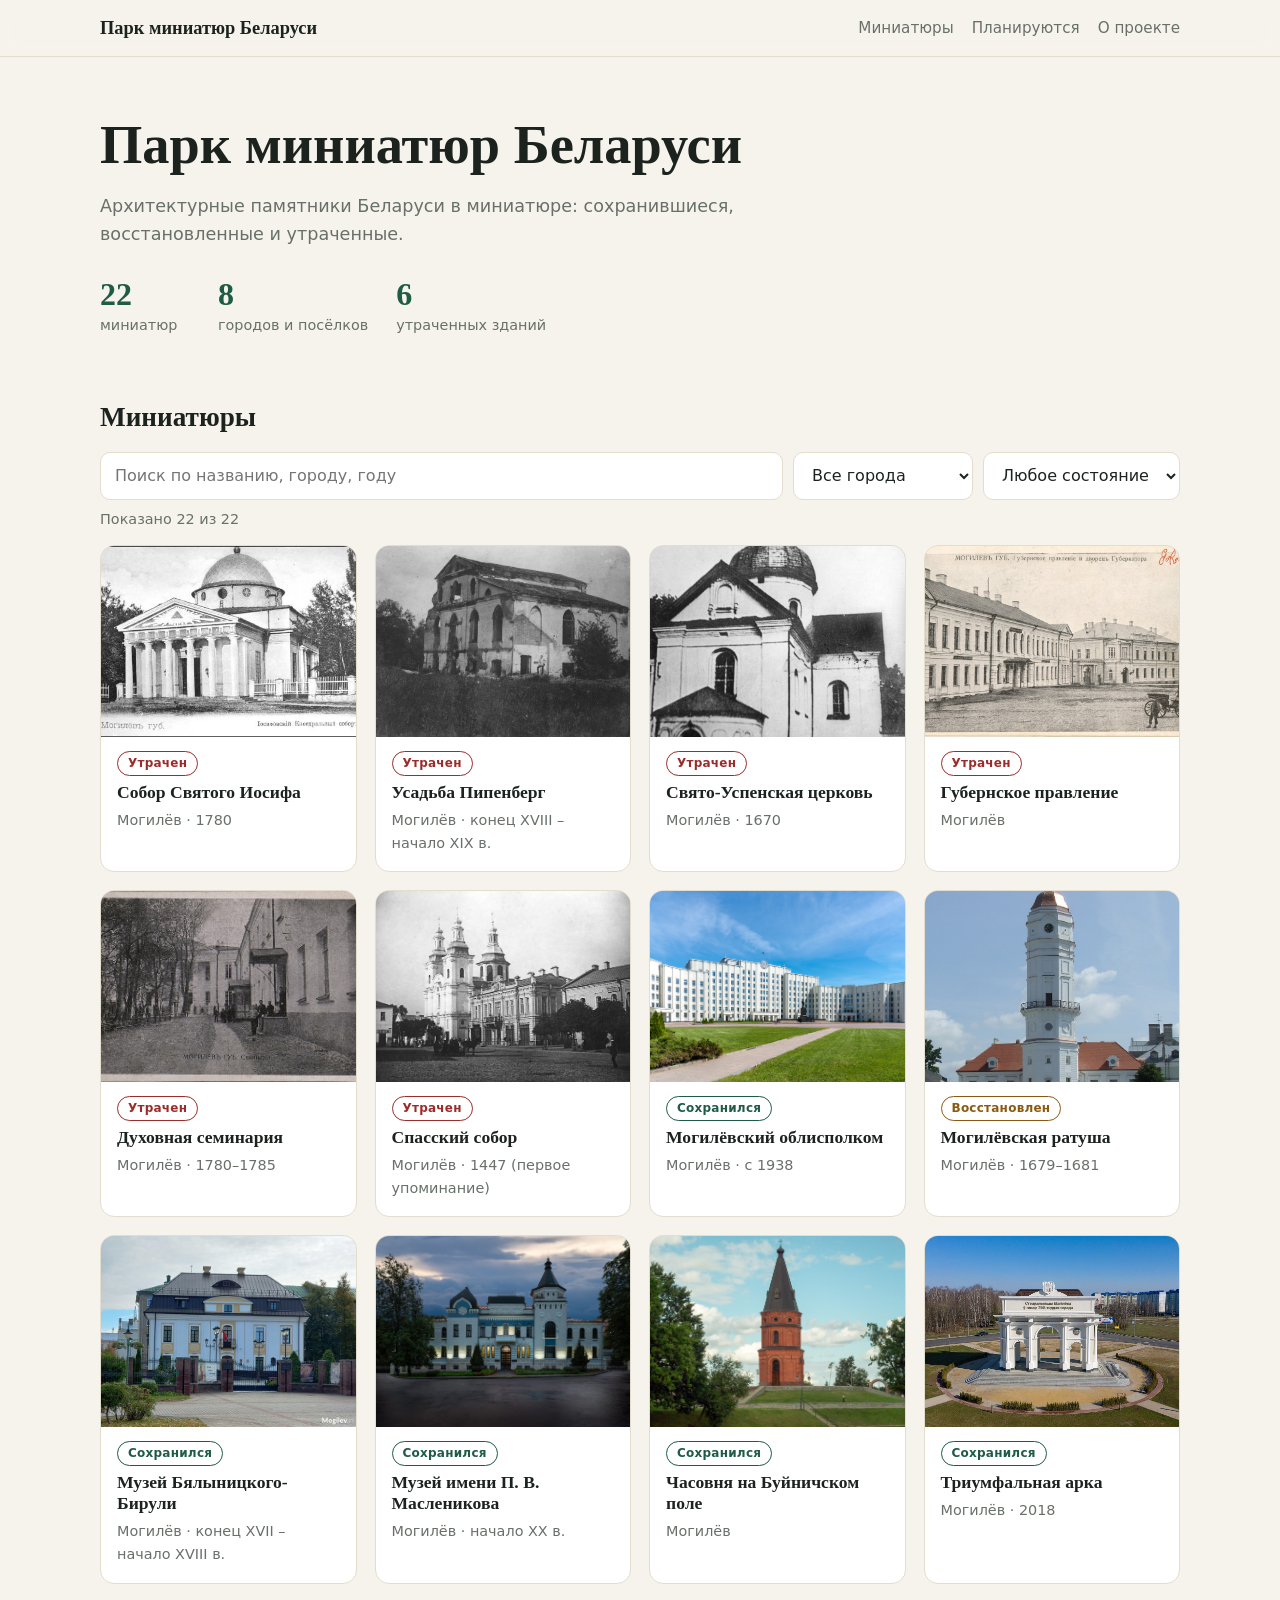
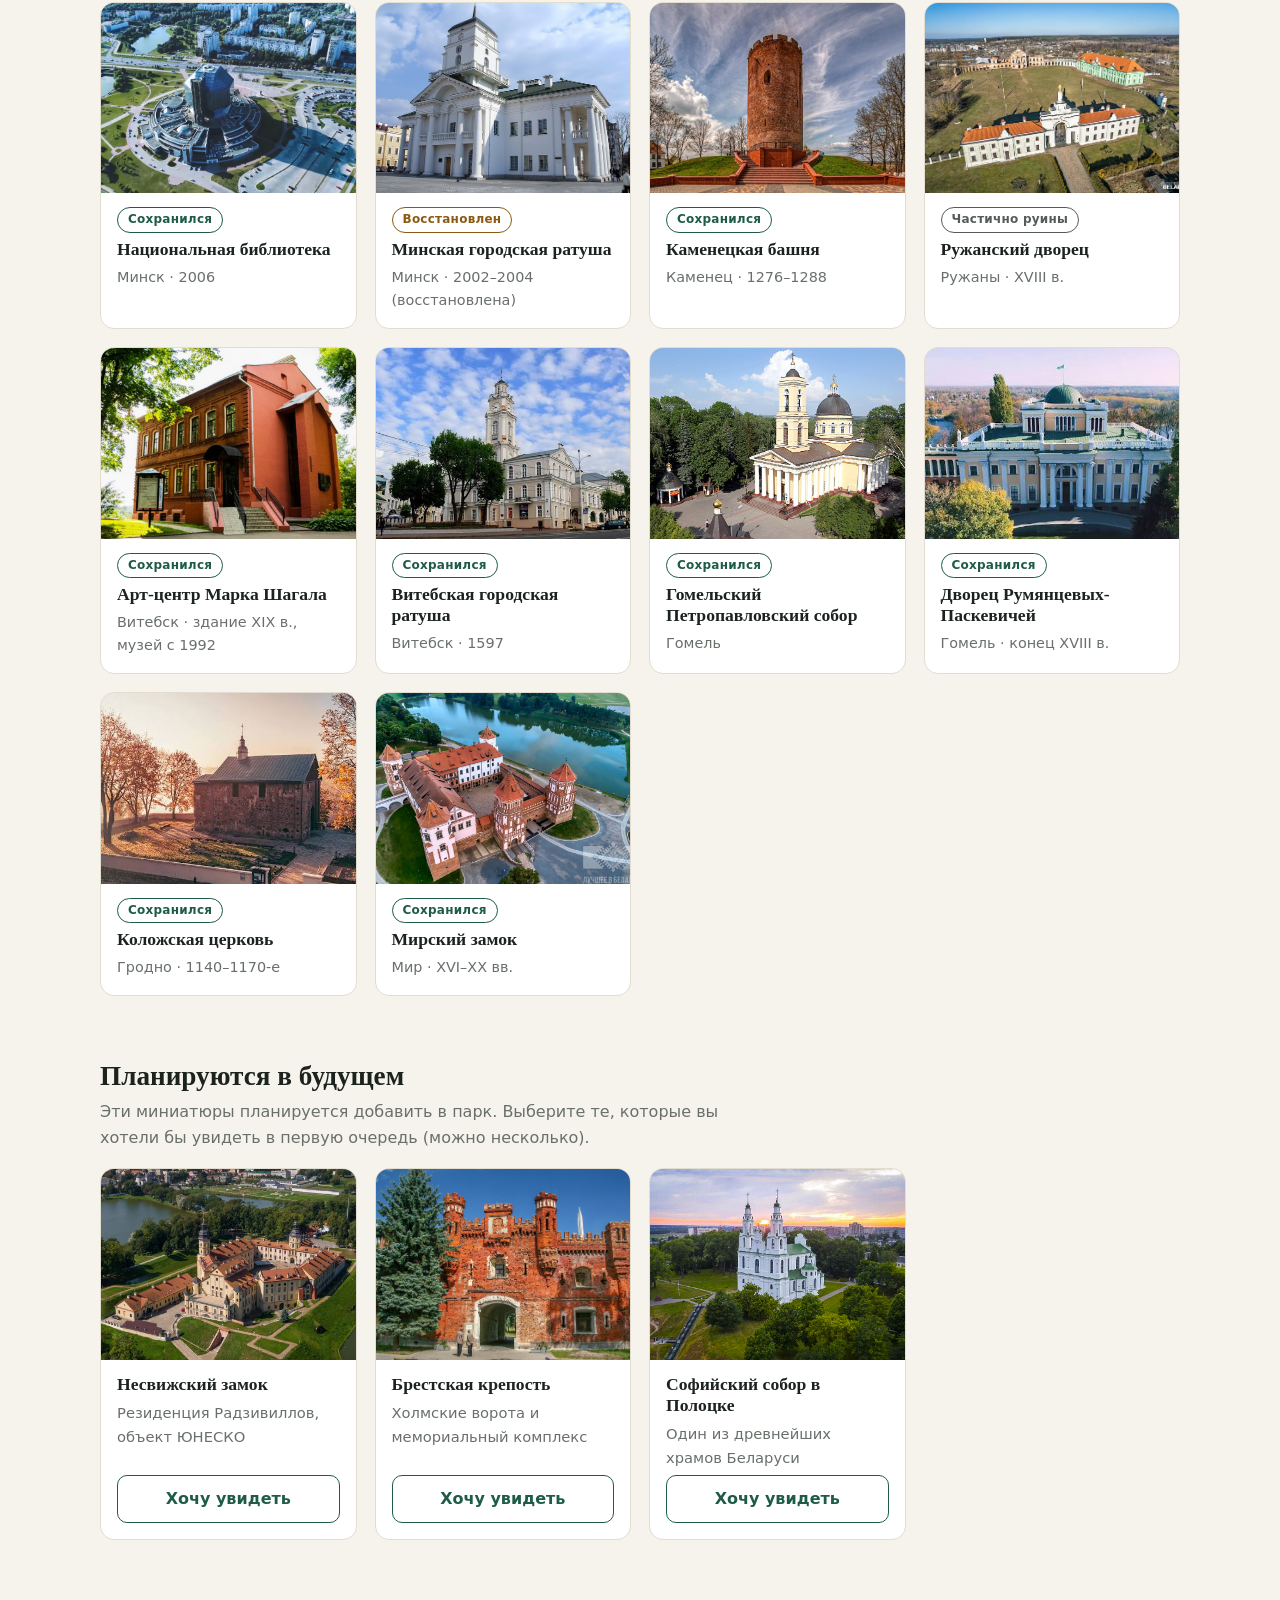
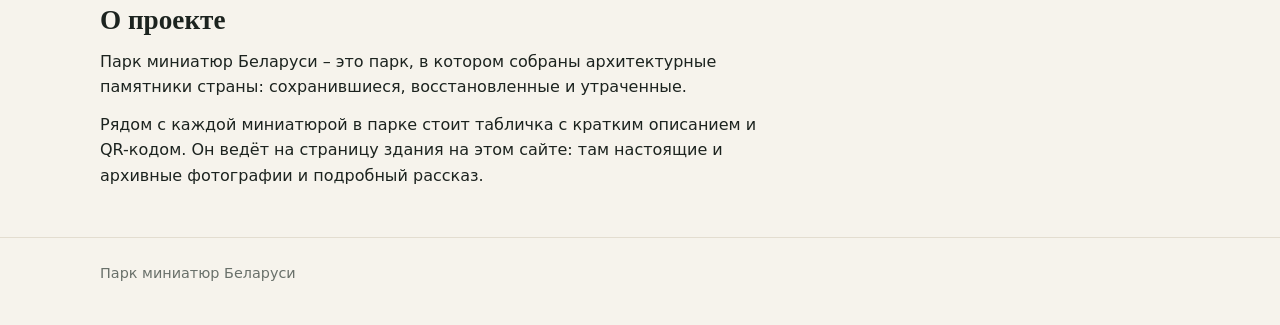
<file: index.html>
<!doctype html>
<html lang="ru">
<head>
<meta charset="utf-8">
<meta name="viewport" content="width=device-width, initial-scale=1">
<title>Парк миниатюр Беларуси</title>
<meta name="description" content="Парк миниатюр Беларуси: архитектурные памятники страны, поиск по названию и планируемые миниатюры.">
<link rel="stylesheet" href="style.css">
</head>
<body>

<header class="top">
  <div class="wrap">
    <a class="brand" href="index.html">Парк миниатюр Беларуси</a>
    <nav>
      <a href="#miniatures">Миниатюры</a>
      <a href="#planned">Планируются</a>
      <a href="#about">О проекте</a>
    </nav>
  </div>
</header>

<main>
  <section class="hero">
    <div class="wrap">
      <h1>Парк миниатюр Беларуси</h1>
      <p>Архитектурные памятники Беларуси в миниатюре: сохранившиеся, восстановленные и утраченные.</p>
      <div class="stats" id="stats"></div>
    </div>
  </section>

  <section class="block" id="miniatures">
    <div class="wrap">
      <h2>Миниатюры</h2>
      <div class="tools">
        <input id="q" type="search" placeholder="Поиск по названию, городу, году" aria-label="Поиск по названию" autocomplete="off">
        <select id="city" aria-label="Город"></select>
        <select id="status" aria-label="Состояние"></select>
      </div>
      <p class="count" id="count" aria-live="polite"></p>
      <div class="grid" id="grid"></div>
      <p class="empty" id="empty" hidden>Ничего не найдено. Попробуйте другое название.</p>
    </div>
  </section>

  <section class="block planned" id="planned">
    <div class="wrap">
      <h2>Планируются в будущем</h2>
      <p class="lead">Эти миниатюры планируется добавить в парк. Выберите те, которые вы хотели бы увидеть в первую очередь (можно несколько).</p>
      <div class="grid" id="plannedGrid"></div>
      <p id="formWrap" hidden style="margin-top:18px"><a class="btn primary" id="formLink" target="_blank" rel="noopener">Проголосовать</a></p>
      <p class="note" id="voteNote" hidden></p>
    </div>
  </section>

  <section class="block about" id="about">
    <div class="wrap">
      <h2>О проекте</h2>
      <div id="aboutText" style="margin-top:12px"></div>
    </div>
  </section>
</main>

<footer>
  <div class="wrap">Парк миниатюр Беларуси</div>
</footer>

<script src="data.js"></script>
<script src="app.js"></script>
<script>
(function () {
  // ----- Статистика -----
  var cities = {};
  BUILDINGS.forEach(function (b) { cities[b.city] = 1; });
  var lost = BUILDINGS.filter(function (b) { return b.status === "lost"; }).length;
  $("#stats").innerHTML =
    "<div><b>" + BUILDINGS.length + "</b><span>миниатюр</span></div>" +
    "<div><b>" + Object.keys(cities).length + "</b><span>городов и посёлков</span></div>" +
    "<div><b>" + lost + "</b><span>утраченных зданий</span></div>";

  // ----- Фильтры -----
  var citySel = $("#city"), statusSel = $("#status");
  citySel.innerHTML = '<option value="">Все города</option>' +
    Object.keys(cities).map(function (c) { return '<option>' + esc(c) + "</option>"; }).join("");
  statusSel.innerHTML = '<option value="">Любое состояние</option>' +
    Object.keys(STATUS_LABEL).map(function (k) {
      return '<option value="' + k + '">' + esc(STATUS_LABEL[k]) + "</option>";
    }).join("");

  function render() {
    var tokens = norm($("#q").value).split(/\s+/).filter(Boolean);
    var list = BUILDINGS.filter(function (b) {
      if (citySel.value && b.city !== citySel.value) return false;
      if (statusSel.value && b.status !== statusSel.value) return false;
      var hay = norm([b.name, b.city, b.year, b.style, b.desc].join(" "));
      return tokens.every(function (t) { return hay.indexOf(t) !== -1; });
    });
    $("#grid").innerHTML = list.map(function (b) {
      return '<a class="card" href="' + buildingUrl(b) + '">' + coverHTML(b) +
        '<div class="body">' + badgeHTML(b) + "<h3>" + esc(b.name) + "</h3>" +
        '<p class="meta">' + esc(metaLine(b)) + "</p></div></a>";
    }).join("");
    $("#empty").hidden = list.length > 0;
    $("#count").textContent = "Показано " + list.length + " из " + BUILDINGS.length;
  }
  $("#q").addEventListener("input", render);
  citySel.addEventListener("change", render);
  statusSel.addEventListener("change", render);
  render();

  // ----- Планируемые миниатюры и голосование -----
  var KEY = "bim_votes_v1";
  function load() {
    try { return JSON.parse(localStorage.getItem(KEY) || "[]"); } catch (e) { return []; }
  }
  function save(a) { try { localStorage.setItem(KEY, JSON.stringify(a)); } catch (e) {} }
  var mine = load();
  var useForm = typeof VOTE_FORM_URL === "string" && VOTE_FORM_URL.trim() !== "";

  function renderPlanned() {
    $("#plannedGrid").innerHTML = PLANNED.map(function (p) {
      var cover = '<div class="cover"><span class="ph" aria-hidden="true">' + esc(p.name.charAt(0)) + "</span>" +
        (p.cover ? '<img loading="lazy" src="' + esc(p.cover) + '" alt="' + esc(p.name) + '" onerror="this.remove()">' : "") + "</div>";
      var btn = useForm ? "" :
        '<button class="vote-btn" type="button" data-id="' + esc(p.id) + '" aria-pressed="' +
        (mine.indexOf(p.id) !== -1) + '">' + (mine.indexOf(p.id) !== -1 ? "Выбрано" : "Хочу увидеть") + "</button>";
      return '<div class="card">' + cover + '<div class="body"><h3>' + esc(p.name) + "</h3><p>" +
        esc(p.note || "") + "</p>" + btn + "</div></div>";
    }).join("");
  }
  renderPlanned();

  if (useForm) {
    $("#formWrap").hidden = false;
    $("#formLink").href = VOTE_FORM_URL;
  } else {
    $("#voteNote").hidden = true;
    $("#voteNote").textContent = "Ваш выбор сохраняется только в этом браузере. Общий подсчёт голосов подключается через форму (см. README).";
  }

  $("#plannedGrid").addEventListener("click", function (e) {
    var b = e.target.closest(".vote-btn");
    if (!b) return;
    var id = b.getAttribute("data-id"), i = mine.indexOf(id);
    if (i === -1) mine.push(id); else mine.splice(i, 1);
    save(mine);
    renderPlanned();
  });

  // ----- О проекте -----
  $("#aboutText").innerHTML = ABOUT.map(function (t) { return "<p>" + esc(t) + "</p>"; }).join("");
})();
</script>
</body>
</html>
</file>
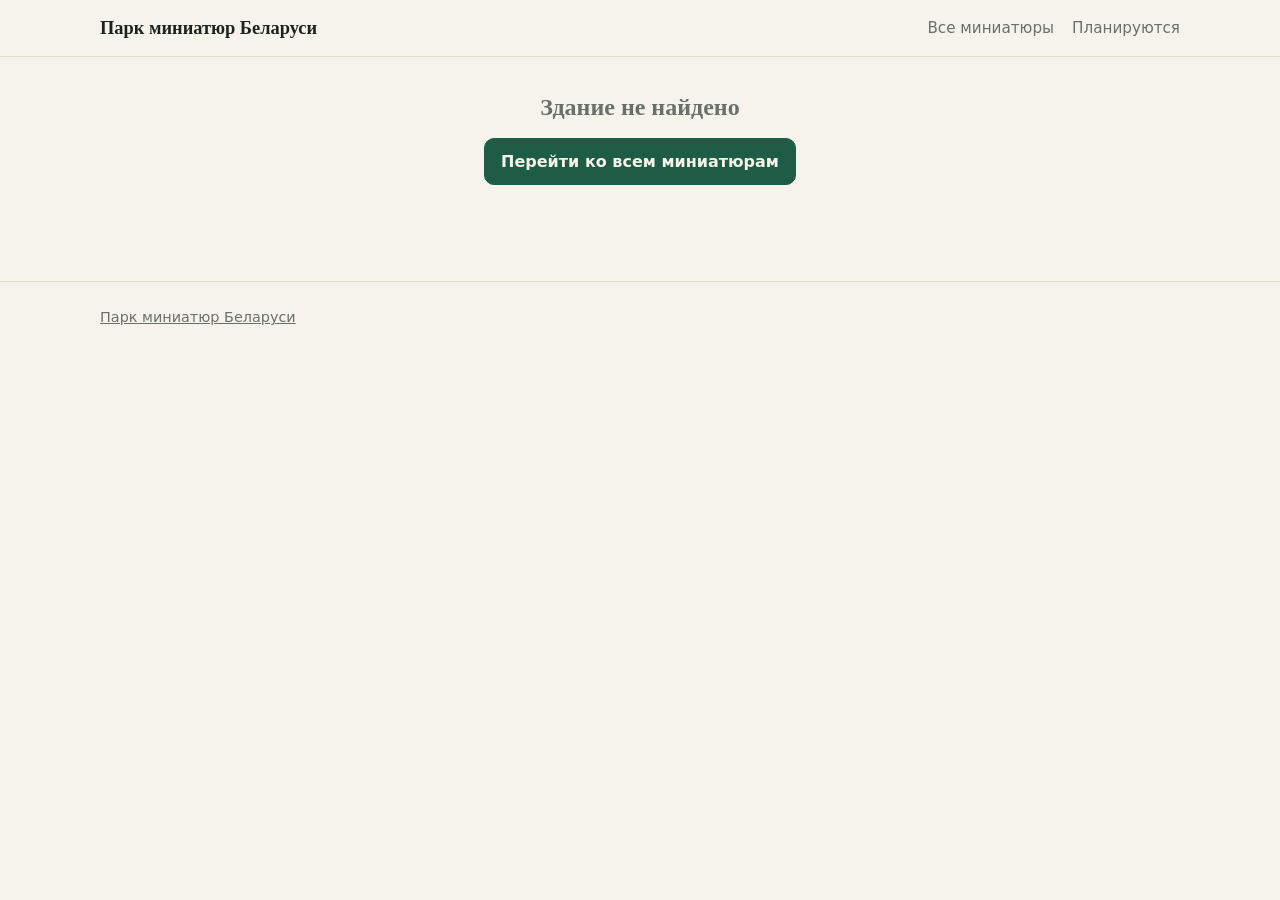
<file: building.html>
<!doctype html>
<html lang="ru">
<head>
<meta charset="utf-8">
<meta name="viewport" content="width=device-width, initial-scale=1">
<title>Парк миниатюр Беларуси</title>
<meta name="description" content="Страница здания парка миниатюр Беларуси.">
<link rel="stylesheet" href="style.css">
</head>
<body>

<header class="top">
  <div class="wrap">
    <a class="brand" href="index.html">Парк миниатюр Беларуси</a>
    <nav>
      <a href="index.html#miniatures">Все миниатюры</a>
      <a href="index.html#planned">Планируются</a>
    </nav>
  </div>
</header>

<main class="wrap" id="app"></main>

<footer>
  <div class="wrap"><a href="index.html">Парк миниатюр Беларуси</a></div>
</footer>

<div class="lb" id="lb" role="dialog" aria-label="Фотография"><img alt=""></div>
<div class="m3d" id="m3d" role="dialog" aria-label="3D-модель"></div>

<script src="data.js"></script>
<script src="app.js"></script>
<script>
(function () {
  var id = new URLSearchParams(location.search).get("id");
  var idx = -1;
  BUILDINGS.forEach(function (b, i) { if (b.id === id) idx = i; });
  var app = $("#app");

  if (idx === -1) {
    app.innerHTML = '<div class="empty"><h2>Здание не найдено</h2><p><a class="btn primary" href="index.html#miniatures">Перейти ко всем миниатюрам</a></p></div>';
    return;
  }

  var b = BUILDINGS[idx];
  document.title = b.name + " – Парк миниатюр Беларуси";
  var md = document.querySelector('meta[name="description"]');
  if (md) md.setAttribute("content", b.short);

  function fact(label, value) {
    return value ? "<div><small>" + esc(label) + "</small><b>" + esc(value) + "</b></div>" : "";
  }

  function gallery(title, list) {
    var items = photoList(list);
    if (!items.length) return "";
    return "<h2 style='margin-top:32px;font-size:1.4rem'>" + esc(title) + '</h2><div class="gallery">' +
      items.map(function (p) {
        return '<figure><button type="button" data-src="' + esc(p.src) + '"><img src="' + esc(p.src) +
          '" alt="' + esc(p.caption || b.name) + '" onerror="dropPhoto(this)"></button>' +
          (p.caption ? "<figcaption>" + esc(p.caption) + "</figcaption>" : "") + "</figure>";
      }).join("") + "</div>";
  }

  var prev = BUILDINGS[(idx + BUILDINGS.length - 1) % BUILDINGS.length];
  var next = BUILDINGS[(idx + 1) % BUILDINGS.length];
  var noPhotos = !photoList(b.photos).length && !photoList(b.archive).length;

  // Если файла фото нет, убираем его; если не осталось ни одного, показываем «скоро появятся»
  window.dropPhoto = function (img) {
    var fig = img.closest("figure"), g = fig.parentNode;
    fig.remove();
    if (!g.querySelector("figure")) {
      var h2 = g.previousElementSibling;
      g.remove();
      if (h2 && h2.tagName === "H2") h2.remove();
    }
    if (!document.querySelector(".gallery")) {
      var n = document.getElementById("nophotos");
      if (n) n.hidden = false;
    }
  };

  app.innerHTML =
    '<div class="crumbs"><a href="index.html#miniatures">← Все миниатюры</a></div>' +
    '<div class="b-head">' + badgeHTML(b) + "<h1>" + esc(b.name) + '</h1><p class="meta">' + esc(metaLine(b)) + "</p></div>" +
    '<div class="b-cover">' + coverHTML(b, true) + "</div>" +
    '<div class="facts">' + fact("Город", b.city) + fact("Год", b.year) + fact("Стиль", b.style) +
      fact("Состояние", STATUS_LABEL[b.status]) + "</div>" +
    '<div class="b-text"><p>' + esc(b.desc) + "</p></div>" +
    gallery("Фотографии", b.photos) +
    gallery("Архивные фотографии", b.archive) +
    '<p class="note" id="nophotos"' + (noPhotos ? "" : " hidden") + '>Фотографии этого здания скоро появятся.</p>' +
    '<div class="view3d" id="view3d" hidden><h2 style="margin-top:32px;font-size:1.4rem">3D-модель</h2>' +
      '<p class="note" style="margin:6px 0 12px">Откроется объёмная модель: её можно вращать и приближать.</p>' +
      '<button class="btn primary" id="open3d" type="button">Смотреть в 3D</button></div>' +
    locationHTML() +
    '<div class="pn"><a class="btn" href="' + buildingUrl(prev) + '">← ' + esc(prev.name) +
    '</a><a class="btn" href="' + buildingUrl(next) + '">' + esc(next.name) + " →</a></div>";

  // ----- Как добраться (карты) -----
  // Показывается, если у здания в data.js заданы lat и lon.
  function hasCoords() { return typeof b.lat === "number" && typeof b.lon === "number"; }
  function locationHTML() {
    if (!hasCoords()) return "";
    return '<section class="loc"><div class="eyebrow">Локация</div><h2>Как добраться</h2>' +
      (b.address ? '<p class="loc-addr"><b>Адрес:</b> ' + esc(b.address) + "</p>" : "") +
      '<p class="loc-coords">Координаты: <button type="button" class="coords" id="copyCoords" title="Скопировать координаты">' +
        b.lat.toFixed(6) + ", " + b.lon.toFixed(6) + "</button></p>" +
      '<div class="tabs" role="tablist" aria-label="Карта">' +
        '<button type="button" role="tab" data-map="y" aria-selected="true">Яндекс</button>' +
        '<button type="button" role="tab" data-map="g" aria-selected="false">Google</button></div>' +
      '<div class="map-frame" id="mapFrame"></div>' +
      '<a class="btn primary" id="mapOpen" target="_blank" rel="noopener"></a></section>';
  }

  if (hasCoords()) {
    var LAT = b.lat, LON = b.lon;
    var MAPS = {
      y: {
        embed: "https://yandex.ru/map-widget/v1/?ll=" + LON + "%2C" + LAT + "&z=17&pt=" + LON + "%2C" + LAT + "%2Cpm2rdm",
        open: "https://yandex.ru/maps/?pt=" + LON + "," + LAT + "&z=17&l=map",
        label: "Открыть в Яндекс.Картах"
      },
      g: {
        embed: "https://maps.google.com/maps?q=" + LAT + "," + LON + "&z=17&output=embed",
        open: "https://www.google.com/maps/search/?api=1&query=" + LAT + "," + LON,
        label: "Открыть в Google Картах"
      }
    };
    var showMap = function (k) {
      var m = MAPS[k];
      $("#mapFrame").innerHTML = '<iframe src="' + m.embed + '" title="Карта: ' + esc(b.name) +
        '" loading="lazy" referrerpolicy="no-referrer-when-downgrade" allowfullscreen></iframe>';
      var a = $("#mapOpen");
      a.href = m.open;
      a.textContent = m.label;
      var tabs = document.querySelectorAll(".tabs button");
      for (var i = 0; i < tabs.length; i++) {
        tabs[i].setAttribute("aria-selected", tabs[i].getAttribute("data-map") === k ? "true" : "false");
      }
    };
    showMap("y");
    $(".tabs").addEventListener("click", function (e) {
      var t = e.target.closest("button[data-map]");
      if (t) showMap(t.getAttribute("data-map"));
    });
    $("#copyCoords").addEventListener("click", function () {
      var btn = this, text = b.lat.toFixed(6) + ", " + b.lon.toFixed(6), old = btn.textContent;
      function done() { btn.textContent = "Скопировано"; setTimeout(function () { btn.textContent = old; }, 1500); }
      try { navigator.clipboard.writeText(text).then(done, function () {}); } catch (e) {}
    });
  }

  // ----- 3D-модель -----
  // Файл ищется как models/<id>.glb. Если он есть, показывается кнопка «Смотреть в 3D».
  var modelUrl = b.model || ("models/" + b.id + ".glb");
  var m3d = $("#m3d");
  var VIEWER_SRC = [
    "https://cdn.jsdelivr.net/npm/@google/model-viewer@3.5.0/dist/model-viewer.min.js",
    "https://unpkg.com/@google/model-viewer@3.5.0/dist/model-viewer.min.js"
  ];

  fetch(modelUrl, { method: "HEAD" }).then(function (r) {
    if (r.ok) $("#view3d").hidden = false;
  }).catch(function () {});

  function loadViewer(ok, fail) {
    if (window.customElements && customElements.get("model-viewer")) return ok();
    (function next(i) {
      if (i >= VIEWER_SRC.length) return fail();
      var s = document.createElement("script");
      s.type = "module";
      s.src = VIEWER_SRC[i];
      s.onload = function () { customElements.whenDefined("model-viewer").then(ok); };
      s.onerror = function () { s.remove(); next(i + 1); };
      document.head.appendChild(s);
    })(0);
  }

  function open3d() {
    m3d.innerHTML =
      '<div class="m3d-bar"><b>' + esc(b.name) + '</b><button type="button" class="btn" id="close3d">Закрыть ✕</button></div>' +
      '<div class="m3d-stage" id="stage3d"><p class="m3d-msg" id="msg3d">Загрузка модели…</p></div>' +
      '<p class="m3d-hint">Вращение: мышь или палец. Приближение: колесо мыши или два пальца.</p>';
    m3d.classList.add("open");
    document.body.style.overflow = "hidden";
    var msg = $("#msg3d"), stage = $("#stage3d");
    loadViewer(function () {
      var mv = document.createElement("model-viewer");
      mv.setAttribute("src", modelUrl);
      mv.setAttribute("alt", "3D-модель: " + b.name);
      mv.setAttribute("camera-controls", "");
      mv.setAttribute("auto-rotate", "");
      mv.setAttribute("shadow-intensity", "1");
      mv.setAttribute("touch-action", "pan-y");
      mv.addEventListener("load", function () { msg.hidden = true; });
      mv.addEventListener("error", function () { msg.textContent = "Не удалось загрузить модель."; });
      stage.appendChild(mv);
    }, function () {
      msg.textContent = "Не удалось загрузить просмотрщик 3D. Проверьте интернет и попробуйте ещё раз.";
    });
  }

  function close3d() {
    m3d.classList.remove("open");
    m3d.innerHTML = "";
    document.body.style.overflow = "";
  }

  $("#open3d").addEventListener("click", open3d);
  m3d.addEventListener("click", function (e) { if (e.target.closest("#close3d")) close3d(); });
  document.addEventListener("keydown", function (e) { if (e.key === "Escape") close3d(); });

  // Просмотр фото на весь экран
  var lb = $("#lb"), lbImg = $("img", lb);
  app.addEventListener("click", function (e) {
    var btn = e.target.closest(".gallery button");
    if (!btn) return;
    lbImg.src = btn.getAttribute("data-src");
    lb.classList.add("open");
  });
  lb.addEventListener("click", function () { lb.classList.remove("open"); lbImg.removeAttribute("src"); });
  document.addEventListener("keydown", function (e) {
    if (e.key === "Escape") lb.classList.remove("open");
  });
})();
</script>
</body>
</html>
</file>
<file: style.css>
:root{
  --bg:#f6f3ec;--card:#ffffff;--ink:#1c231f;--muted:#69706a;--line:#e3ddd0;
  --green:#1f5c45;--red:#9b2c2c;--amber:#8a5a12;--grey:#555b57;--accent:#1f5c45;
  --radius:14px;--max:1120px;
}
@media (prefers-color-scheme:dark){
  :root{--bg:#141815;--card:#1d231f;--ink:#ecebe4;--muted:#9aa29b;--line:#2c342e;
    --green:#6fc29a;--red:#e08a8a;--amber:#e0b36a;--grey:#b3b9b4;--accent:#6fc29a}
}
*{box-sizing:border-box}
html{scroll-behavior:smooth}
body{margin:0;background:var(--bg);color:var(--ink);
  font:16px/1.6 system-ui,-apple-system,"Segoe UI",Roboto,Arial,sans-serif}
h1,h2,h3{font-family:Georgia,"Times New Roman",serif;line-height:1.2;margin:0;font-weight:700}
a{color:inherit}
img{max-width:100%}
.wrap{max-width:var(--max);margin:0 auto;padding:0 20px}

/* Шапка */
.top{position:sticky;top:0;z-index:10;background:var(--bg);
  background:color-mix(in srgb,var(--bg) 92%,transparent);
  -webkit-backdrop-filter:blur(8px);backdrop-filter:blur(8px);border-bottom:1px solid var(--line)}
.top .wrap{display:flex;align-items:center;justify-content:space-between;gap:16px;min-height:56px;flex-wrap:wrap}
.brand{font:700 1.15rem Georgia,"Times New Roman",serif;text-decoration:none}
.top nav{display:flex;gap:18px;font-size:.95rem}
.top nav a{text-decoration:none;color:var(--muted)}
.top nav a:hover{color:var(--ink)}

/* Главный экран */
.hero{padding:56px 0 36px}
.hero h1{font-size:clamp(2rem,6vw,3.4rem)}
.hero p{max-width:640px;color:var(--muted);font-size:1.1rem;margin:14px 0 0}
.stats{display:flex;gap:28px;margin-top:28px;flex-wrap:wrap}
.stats div{min-width:90px}
.stats b{display:block;font:700 2rem Georgia,serif;color:var(--accent);line-height:1.1}
.stats span{color:var(--muted);font-size:.9rem}

section.block{padding:28px 0 36px}
section.block>.wrap>h2{font-size:1.7rem;margin-bottom:6px}
.lead{color:var(--muted);margin:0 0 18px;max-width:680px}

/* Поиск и фильтры */
.tools{display:flex;gap:10px;flex-wrap:wrap;margin:18px 0 8px}
.tools input,.tools select{font:inherit;color:var(--ink);background:var(--card);border:1px solid var(--line);
  border-radius:10px;padding:10px 14px;min-height:44px}
.tools input{flex:1 1 260px}
.tools select{flex:0 1 180px}
.tools input:focus,.tools select:focus{outline:2px solid var(--accent);outline-offset:1px}
.count{color:var(--muted);font-size:.9rem;margin:0 0 14px}

/* Карточки */
.grid{display:grid;grid-template-columns:repeat(auto-fill,minmax(250px,1fr));gap:18px}
.card{display:flex;flex-direction:column;background:var(--card);border:1px solid var(--line);
  border-radius:var(--radius);overflow:hidden;text-decoration:none;transition:transform .15s,box-shadow .15s}
a.card:hover{transform:translateY(-3px);box-shadow:0 10px 24px rgba(0,0,0,.1)}
.cover{position:relative;aspect-ratio:4/3;background:linear-gradient(135deg,#d9d2bf,#b9c7bb);
  display:grid;place-items:center;overflow:hidden}
.cover .ph{font:700 2.4rem Georgia,serif;color:rgba(0,0,0,.28)}
.cover img{position:absolute;inset:0;width:100%;height:100%;object-fit:cover;display:block}
.card .body{padding:14px 16px 16px;display:flex;flex-direction:column;gap:6px;flex:1}
.card h3{font-size:1.1rem}
.meta{color:var(--muted);font-size:.9rem;margin:0}
.empty{padding:36px 0;color:var(--muted);text-align:center}

.badge{align-self:flex-start;font-size:.75rem;font-weight:600;letter-spacing:.02em;padding:2px 10px;
  border-radius:999px;border:1px solid currentColor}
.badge.exists{color:var(--green)}
.badge.lost{color:var(--red)}
.badge.restored{color:var(--amber)}
.badge.ruins{color:var(--grey)}

/* Планируемые и голосование */
.planned .body p{margin:0;color:var(--muted);font-size:.92rem}
.vote-btn,.btn{font:inherit;font-weight:600;cursor:pointer;border-radius:10px;padding:10px 16px;min-height:44px;
  border:1px solid var(--accent);background:transparent;color:var(--accent);text-decoration:none;
  display:inline-flex;align-items:center;justify-content:center}
.vote-btn{margin-top:auto}
.vote-btn[aria-pressed="true"]{background:var(--accent);color:var(--bg)}
.btn.primary{background:var(--accent);color:var(--bg)}
.vote-btn:focus-visible,.btn:focus-visible{outline:2px solid var(--ink);outline-offset:2px}
.note{color:var(--muted);font-size:.85rem;margin-top:14px;max-width:680px}

/* О проекте */
.about p{max-width:680px;margin:0 0 12px}

footer{border-top:1px solid var(--line);padding:24px 0 40px;color:var(--muted);font-size:.9rem}

/* Страница здания */
main.wrap{padding-bottom:44px}
.crumbs{padding:20px 0 0;font-size:.92rem}
.crumbs a{color:var(--muted);text-decoration:none}
.crumbs a:hover{color:var(--ink)}
.b-head{padding:14px 0 6px}
.b-head h1{font-size:clamp(1.8rem,5vw,2.8rem);margin:10px 0 6px}
.b-cover{margin:18px 0;border-radius:var(--radius);overflow:hidden;max-height:520px}
.b-cover .cover{aspect-ratio:auto;width:100%;height:min(56.25vw,520px)}
.facts{display:grid;grid-template-columns:repeat(auto-fit,minmax(170px,1fr));gap:12px;margin:18px 0}
.facts div{background:var(--card);border:1px solid var(--line);border-radius:12px;padding:12px 14px}
.facts small{display:block;color:var(--muted);font-size:.8rem}
.facts b{font-weight:600}
.b-text{max-width:720px;font-size:1.08rem}
.gallery{display:grid;grid-template-columns:repeat(auto-fill,minmax(220px,1fr));gap:12px;margin-top:12px}
.gallery button{padding:0;border:0;background:none;cursor:zoom-in;border-radius:12px;overflow:hidden;text-align:left}
.gallery img{display:block;width:100%;aspect-ratio:4/3;object-fit:cover;border-radius:12px}
.gallery figcaption{font-size:.82rem;color:var(--muted);margin-top:4px}
.gallery figure{margin:0}
.pn{display:flex;justify-content:space-between;gap:12px;margin:36px 0 0;flex-wrap:wrap}
.lb{position:fixed;inset:0;background:rgba(0,0,0,.88);display:none;place-items:center;z-index:50;padding:16px}
.lb.open{display:grid}
.lb img{max-width:100%;max-height:92vh;border-radius:8px}

/* 3D-просмотр */
.view3d{margin-top:8px}
.m3d{position:fixed;inset:0;z-index:60;background:var(--bg);display:none;flex-direction:column}
.m3d.open{display:flex}
.m3d-bar{display:flex;justify-content:space-between;align-items:center;gap:12px;padding:10px 16px;border-bottom:1px solid var(--line)}
.m3d-bar b{font-family:Georgia,"Times New Roman",serif;font-size:1.05rem}
.m3d-stage{position:relative;flex:1;min-height:0}
.m3d-stage model-viewer{width:100%;height:100%;background:var(--card);--poster-color:transparent}
.m3d-msg{position:absolute;inset:0;display:grid;place-items:center;margin:0;padding:20px;text-align:center;color:var(--muted);z-index:1;pointer-events:none}
.m3d-msg[hidden]{display:none}
.m3d-hint{margin:0;padding:8px 16px;font-size:.85rem;color:var(--muted);text-align:center;border-top:1px solid var(--line)}

/* Как добраться */
.loc{margin:36px 0 8px;padding:22px 20px;background:var(--card);border:1px solid var(--line);border-radius:var(--radius)}
.loc .eyebrow{font-size:.78rem;letter-spacing:.14em;text-transform:uppercase;color:var(--muted)}
.loc h2{font-size:1.6rem;margin:6px 0 12px}
.loc-addr,.loc-coords{margin:0 0 8px}
.coords{font:inherit;color:inherit;background:none;border:0;border-bottom:2px solid currentColor;padding:0;cursor:pointer}
.coords:focus-visible{outline:2px solid var(--accent);outline-offset:3px}
.tabs{display:inline-flex;border:1px solid var(--line);border-radius:10px;overflow:hidden;margin:14px 0 12px}
.tabs button{font:inherit;font-size:.9rem;letter-spacing:.06em;text-transform:uppercase;padding:10px 20px;min-height:44px;border:0;background:transparent;color:var(--muted);cursor:pointer}
.tabs button[aria-selected="true"]{background:var(--accent);color:var(--bg)}
.tabs button:focus-visible{outline:2px solid var(--ink);outline-offset:-2px}
.map-frame{border:1px solid var(--line);border-radius:12px;overflow:hidden;margin-bottom:14px;background:var(--bg)}
.map-frame iframe{display:block;width:100%;height:360px;border:0}
.loc .btn{width:100%}
@media (min-width:700px){.loc .btn{width:auto}}
</file>
